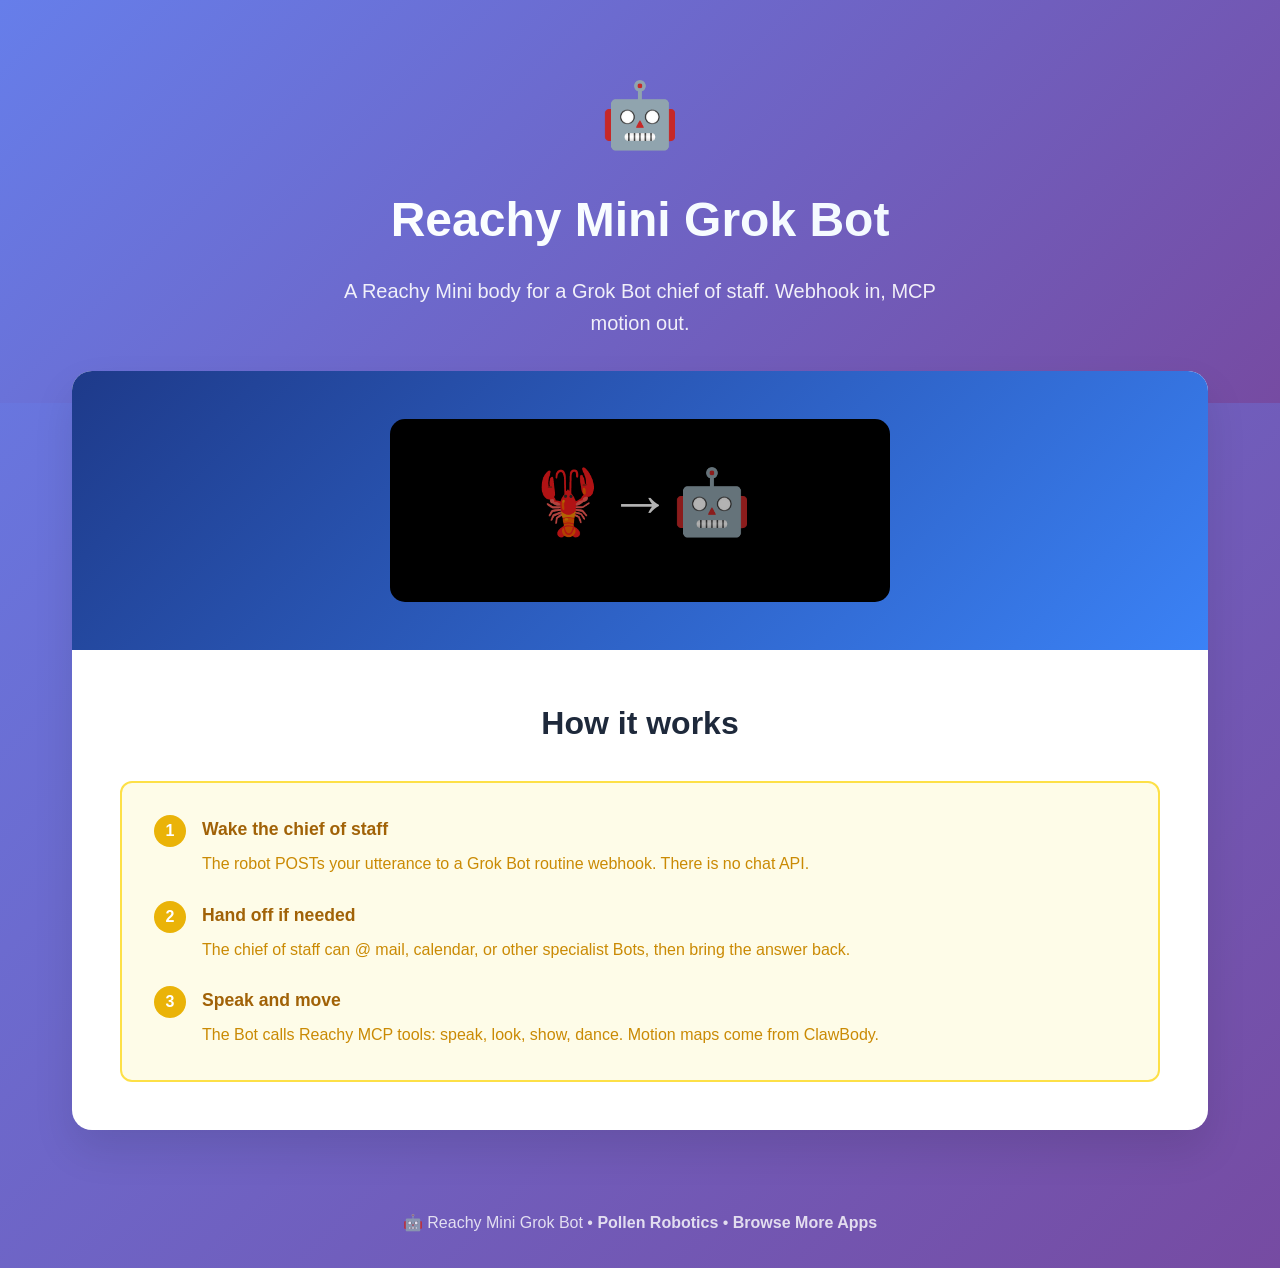
<file: index.html>
<!doctype html>
<html>

<head>
	<meta charset="utf-8" />
	<meta name="viewport" content="width=device-width" />
	<title> Reachy Mini Grok Bot </title>
	<link rel="stylesheet" href="style.css" />
</head>

<body>
	<div class="hero">
		<div class="hero-content">
			<div class="app-icon">🤖</div>
			<h1> Reachy Mini Grok Bot </h1>
			<p class="tagline">A Reachy Mini body for a Grok Bot chief of staff. Webhook in, MCP motion out.</p>
		</div>
	</div>

	<div class="container">
		<div class="main-card">
			<div class="app-preview">
				<div class="preview-image">
					<div class="camera-feed">🦞→🤖</div>
				</div>
			</div>
			<div class="app-details">
				<h2>How it works</h2>
				<div class="how-to-use">
					<div class="steps">
						<div class="step">
							<div class="step-number">1</div>
							<div>
								<h4>Wake the chief of staff</h4>
								<p>The robot POSTs your utterance to a Grok Bot routine webhook. There is no chat API.</p>
							</div>
						</div>
						<div class="step">
							<div class="step-number">2</div>
							<div>
								<h4>Hand off if needed</h4>
								<p>The chief of staff can @ mail, calendar, or other specialist Bots, then bring the answer back.</p>
							</div>
						</div>
						<div class="step">
							<div class="step-number">3</div>
							<div>
								<h4>Speak and move</h4>
								<p>The Bot calls Reachy MCP tools: speak, look, show, dance. Motion maps come from ClawBody.</p>
							</div>
						</div>
					</div>
				</div>
			</div>
		</div>
	</div>

	<div class="footer">
		<p>
			🤖 Reachy Mini Grok Bot •
			<a href="https://github.com/pollen-robotics" target="_blank">Pollen Robotics</a> •
			<a href="https://huggingface.co/spaces/pollen-robotics/reachy-mini-landing-page#apps" target="_blank">Browse More
				Apps</a>
		</p>
	</div>
</body>

</html>
</file>
<file: style.css>
* {
	margin: 0;
	padding: 0;
	box-sizing: border-box;
}

body {
	font-family: -apple-system, BlinkMacSystemFont, "Segoe UI", Roboto, "Helvetica Neue", Arial, sans-serif;
	line-height: 1.6;
	color: #333;
	background: linear-gradient(135deg, #667eea 0%, #764ba2 100%);
	min-height: 100vh;
}

.hero {
	background: linear-gradient(135deg, #667eea 0%, #764ba2 100%);
	color: white;
	padding: 4rem 2rem;
	text-align: center;
}

.hero-content {
	max-width: 800px;
	margin: 0 auto;
}

.app-icon {
	font-size: 4rem;
	margin-bottom: 1rem;
	display: inline-block;
}

.hero h1 {
	font-size: 3rem;
	font-weight: 700;
	margin-bottom: 1rem;
	background: linear-gradient(45deg, #fff, #f0f9ff);
	background-clip: text;
	-webkit-background-clip: text;
	-webkit-text-fill-color: transparent;
}

.tagline {
	font-size: 1.25rem;
	opacity: 0.9;
	max-width: 600px;
	margin: 0 auto;
}

.container {
	max-width: 1200px;
	margin: 0 auto;
	padding: 0 2rem;
	position: relative;
	z-index: 2;
}

.main-card {
	background: white;
	border-radius: 20px;
	box-shadow: 0 20px 40px rgba(0, 0, 0, 0.1);
	margin-top: -2rem;
	overflow: hidden;
	margin-bottom: 3rem;
}

.app-preview {
	background: linear-gradient(135deg, #1e3a8a, #3b82f6);
	padding: 3rem;
	color: white;
	text-align: center;
	position: relative;
}

.preview-image {
	background: #000;
	border-radius: 15px;
	padding: 2rem;
	max-width: 500px;
	margin: 0 auto;
	position: relative;
	overflow: hidden;
}

.camera-feed {
	font-size: 4rem;
	margin-bottom: 1rem;
	opacity: 0.7;
}

.app-details {
	padding: 3rem;
}

.app-details h2 {
	font-size: 2rem;
	color: #1e293b;
	margin-bottom: 2rem;
	text-align: center;
}

.how-to-use {
	background: #fefce8;
	border: 2px solid #fde047;
	border-radius: 12px;
	padding: 2rem;
	margin-top: 1rem;
}

.steps {
	display: flex;
	flex-direction: column;
	gap: 1.5rem;
}

.step {
	display: flex;
	align-items: flex-start;
	gap: 1rem;
}

.step-number {
	background: #eab308;
	color: white;
	width: 2rem;
	height: 2rem;
	border-radius: 50%;
	display: flex;
	align-items: center;
	justify-content: center;
	font-weight: bold;
	flex-shrink: 0;
}

.step h4 {
	color: #a16207;
	margin-bottom: 0.5rem;
	font-size: 1.1rem;
}

.step p {
	color: #ca8a04;
}

.footer {
	text-align: center;
	padding: 2rem;
	color: white;
	opacity: 0.8;
}

.footer a {
	color: white;
	text-decoration: none;
	font-weight: 600;
}

@media (max-width: 768px) {
	.hero {
		padding: 2rem 1rem;
	}

	.hero h1 {
		font-size: 2rem;
	}

	.container {
		padding: 0 1rem;
	}

	.app-details {
		padding: 2rem;
	}
}
</file>
